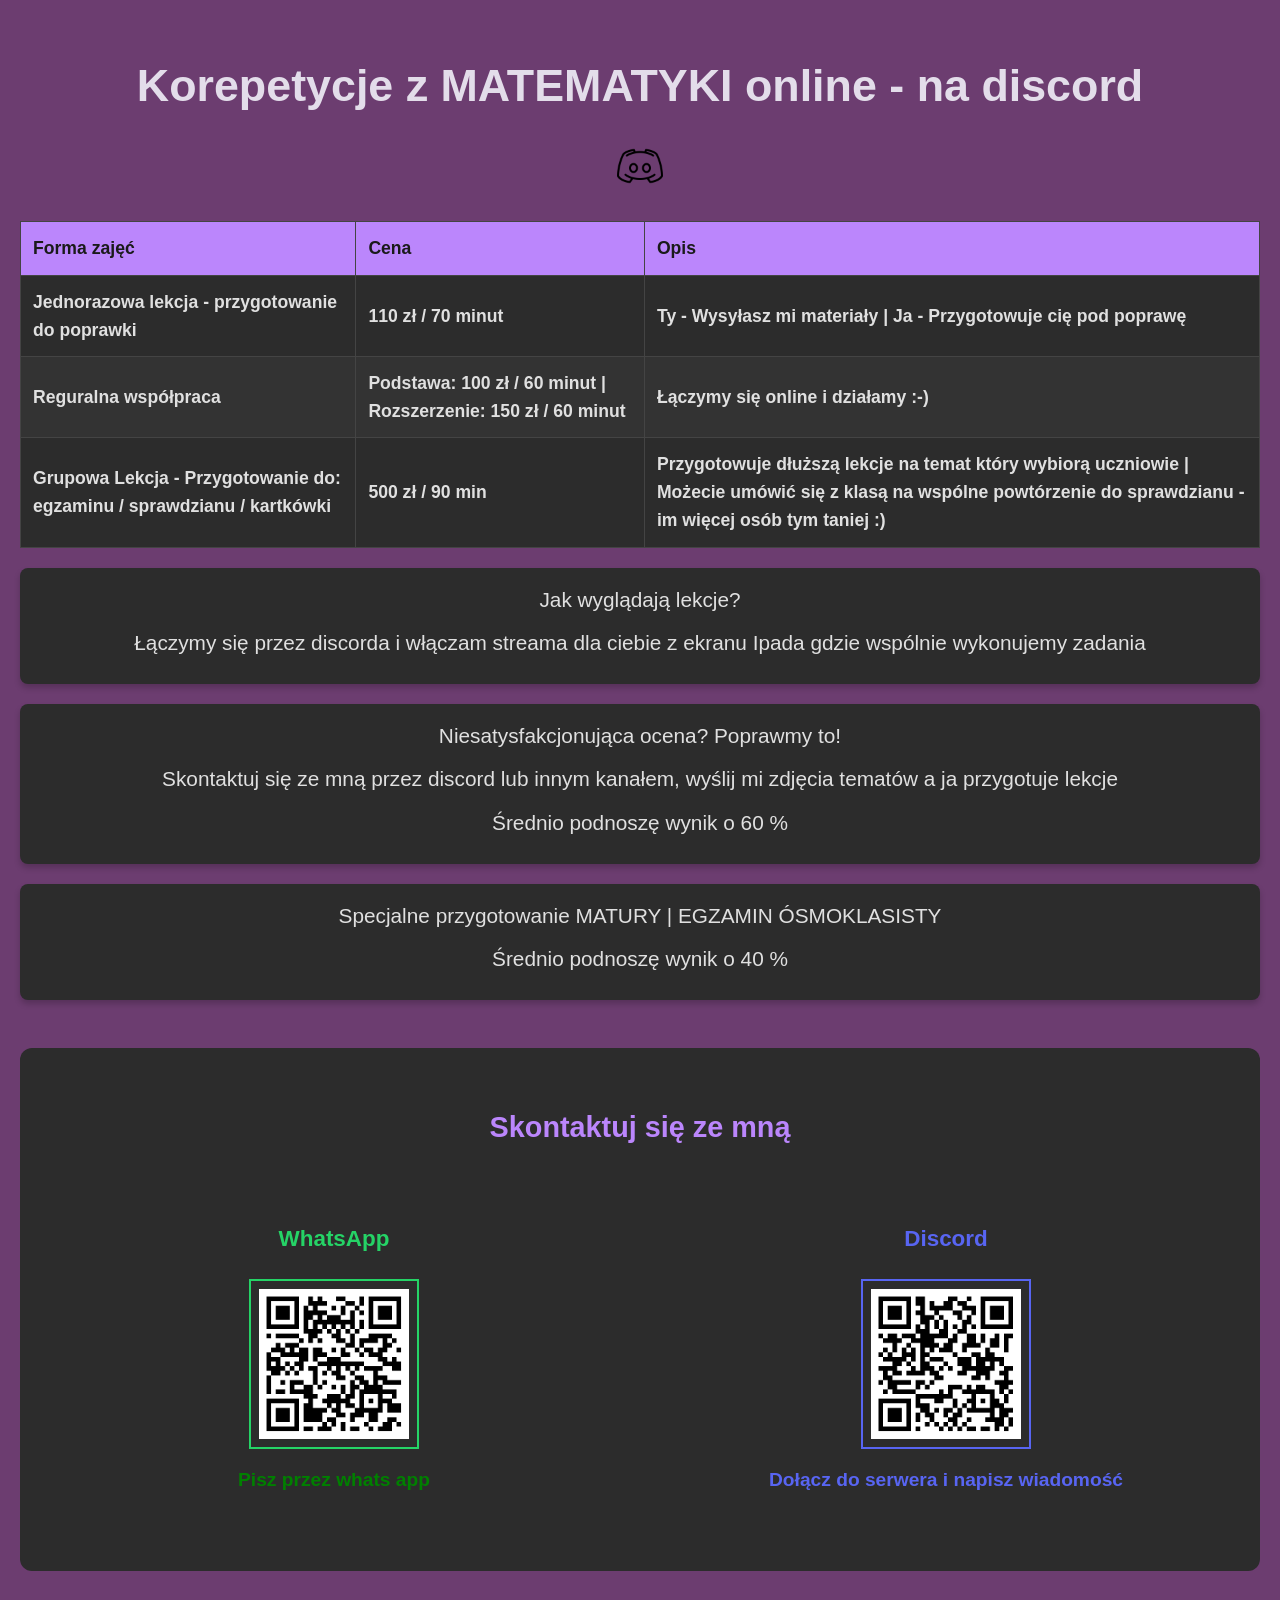
<file: index.html>
<!DOCTYPE html>
<html lang="en">
<head>
  <meta charset="UTF-8">
<meta name="viewport" content="width=device-width, initial-scale=1.0">
<title>Matma</title>
<link rel="stylesheet" href="css_korki.css">
</head>
<body>
<h1>Korepetycje z MATEMATYKI online - na discord</h1>

<div class="discord-icon">
    <a href="https://discord.gg/GSVQudE6" target="_blank">
        <img src="dc.png" alt="Discord Icon">
    </a>
</div>

<table>
    <thead>
        <tr>
            <th>Forma zajęć</th>
            <th>Cena</th>
            <th>Opis</th>
        </tr>
    </thead>
    <tbody>
        <tr>
            <td>Jednorazowa lekcja - przygotowanie do poprawki</td>
            <td>110 zł / 70 minut</td>
            <td>Ty - Wysyłasz mi materiały | Ja - Przygotowuje cię pod poprawę</td>
        </tr>
        <tr>
            <td>Reguralna współpraca</td>
            <td>Podstawa: 100 zł / 60 minut | Rozszerzenie: 150 zł / 60 minut</td>
            <td>Łączymy się online i działamy :-)</td>
        </tr>
        <tr>
            <td>Grupowa Lekcja - Przygotowanie do: egzaminu / sprawdzianu / kartkówki</td>
            <td>500 zł / 90 min</td>
            <td>Przygotowuje dłuższą lekcje na temat który wybiorą uczniowie | Możecie umówić się z klasą na wspólne powtórzenie do sprawdzianu - im więcej osób tym taniej :)</td>
        </tr>
    </tbody>
</table>

<div class="image-section" style="text-align: center;">
    <p>Jak wyglądają lekcje?</p>
    <p>Łączymy się przez discorda i włączam streama dla ciebie z ekranu Ipada gdzie wspólnie wykonujemy zadania</p>

</div>

<div class="image-section" style="text-align: center;">
    <p>Niesatysfakcjonująca ocena? Poprawmy to!</p>
    <p>Skontaktuj się ze mną przez discord lub innym kanałem, wyślij mi zdjęcia tematów a ja przygotuje lekcje</p>
    <p>Średnio podnoszę wynik o 60 %</p>
</div>

<div class="image-section" style="text-align: center;">
    <p>Specjalne przygotowanie MATURY | EGZAMIN ÓSMOKLASISTY</p>
    <p>Średnio podnoszę wynik o 40 %</p>

</div>





<div class="contact-section" style="margin: 3rem auto; text-align: center; padding: 2rem; background: #2c2c2c; border-radius: 12px;">
  <h2 style="color: #bb86fc; margin-bottom: 1.5rem;">Skontaktuj się ze mną</h2>
  
  <div style="display: flex; justify-content: center; gap: 3rem; flex-wrap: wrap;">
    <div class="contact-method" style="flex: 1 1 300px; padding: 1.5rem;">
      <h3 style="color: #25D366;">WhatsApp</h3>
      <img src="whats.png" alt="WhatsApp QR Code" style="width: 150px; height: 150px; margin: 1rem auto; border: 2px solid #25D366; padding: 0.5rem; display: block;">
      <p style="color:green; margin-top: 0.9rem;">Pisz przez whats app</p>
    </div>

    <div class="contact-method" style="flex: 1 1 300px; padding: 1.5rem;">
      <h3 style="color: #5865F2;">Discord</h3>
      <a href="https://discord.gg/GSVQudE6" target="_blank" style="text-decoration: none;">
        <img src="dc_qr.png" alt="Discord Server" style="width: 150px; height: 150px; margin: 1rem auto; border: 2px solid #5865F2; padding: 0.5rem; display: block;">
        <p style="color: #5865F2; margin-top: 0.9rem;">Dołącz do serwera i napisz wiadomość</p>
      </a>
    </div>
  </div>
</div>

</div>
</body>
</html>
</file>
<file: css_korki.css>
/* General Styles */
body {
    font-family: 'Arial', sans-serif;
    background-color: #6c3d70;
    color: #e0e0e0;
    margin: 0;
    padding: 20px;
    line-height: 1.6;
    font-size: 1.2rem;
    font-weight: 600;
  }
  
  h1 {
    text-align: center;
    color: #e3ddea;
    font-size: 2.8rem;
    margin-bottom: 20px;
    font-weight: 700;
  }
  
  /* Discord Icon */
  .discord-icon {
    text-align: center;
    margin: 20px 0;
  }
  
  .discord-icon img {
    width: 50px;
    height: 50px;
    transition: transform 0.3s ease;
  }
  
  .discord-icon img:hover {
    transform: scale(1.1);
  }
  
  /* Table Styles */
  table {
    width: 100%;
    border-collapse: collapse;
    margin: 20px 0;
    background-color: #2c2c2c;
    color: #e0e0e0;
  }
  
  table, th, td {
    border: 1px solid #444;
  }
  
  th, td {
    padding: 12px;
    text-align: left;
    font-size: 1.1rem;
  }
  
  th {
    background-color: #bb86fc;
    color: #1a1a1a;
    font-weight: 700;
  }
  
  tr:nth-child(even) {
    background-color: #333;
  }
  
  tr:hover {
    background-color: #444;
  }
  
  /* Image Sections */
  .image-section {
    margin: 20px 0;
    padding: 15px;
    background-color: #2c2c2c;
    border-radius: 8px;
    box-shadow: 0 4px 6px rgba(0, 0, 0, 0.2);
  }
  
  .image-section p {
    margin: 0 0 10px 0;
    font-size: 1.3rem;
    color: #e0e0e0;
    font-weight: 500;
  }
  
  .image-section img {
    width: 100%;
    max-width: 300px;
    height: auto;
    display: block;
    margin: 10px 0;
    border-radius: 8px;
  }
  
  /* Call-to-Action Button */
  .cta-button {
    display: inline-block;
    padding: 10px 20px;
    background-color: #bb86fc;
    color: #1a1a1a;
    text-decoration: none;
    border-radius: 5px;
    font-size: 1.2rem;
    font-weight: 600;
    transition: background-color 0.3s ease;
  }
  
  .cta-button:hover {
    background-color: #9c6fdb;
  }
  
  /* Footer */
  footer {
    text-align: center;
    margin-top: 40px;
    padding: 20px;
    background-color: #2c2c2c;
    color: #e0e0e0;
    border-top: 1px solid #444;
    font-size: 1.1rem;
  }
  
  footer a {
    color: #bb86fc;
    text-decoration: none;
    font-weight: 600;
  }
  
  footer a:hover {
    text-decoration: underline;
  }
</file>
